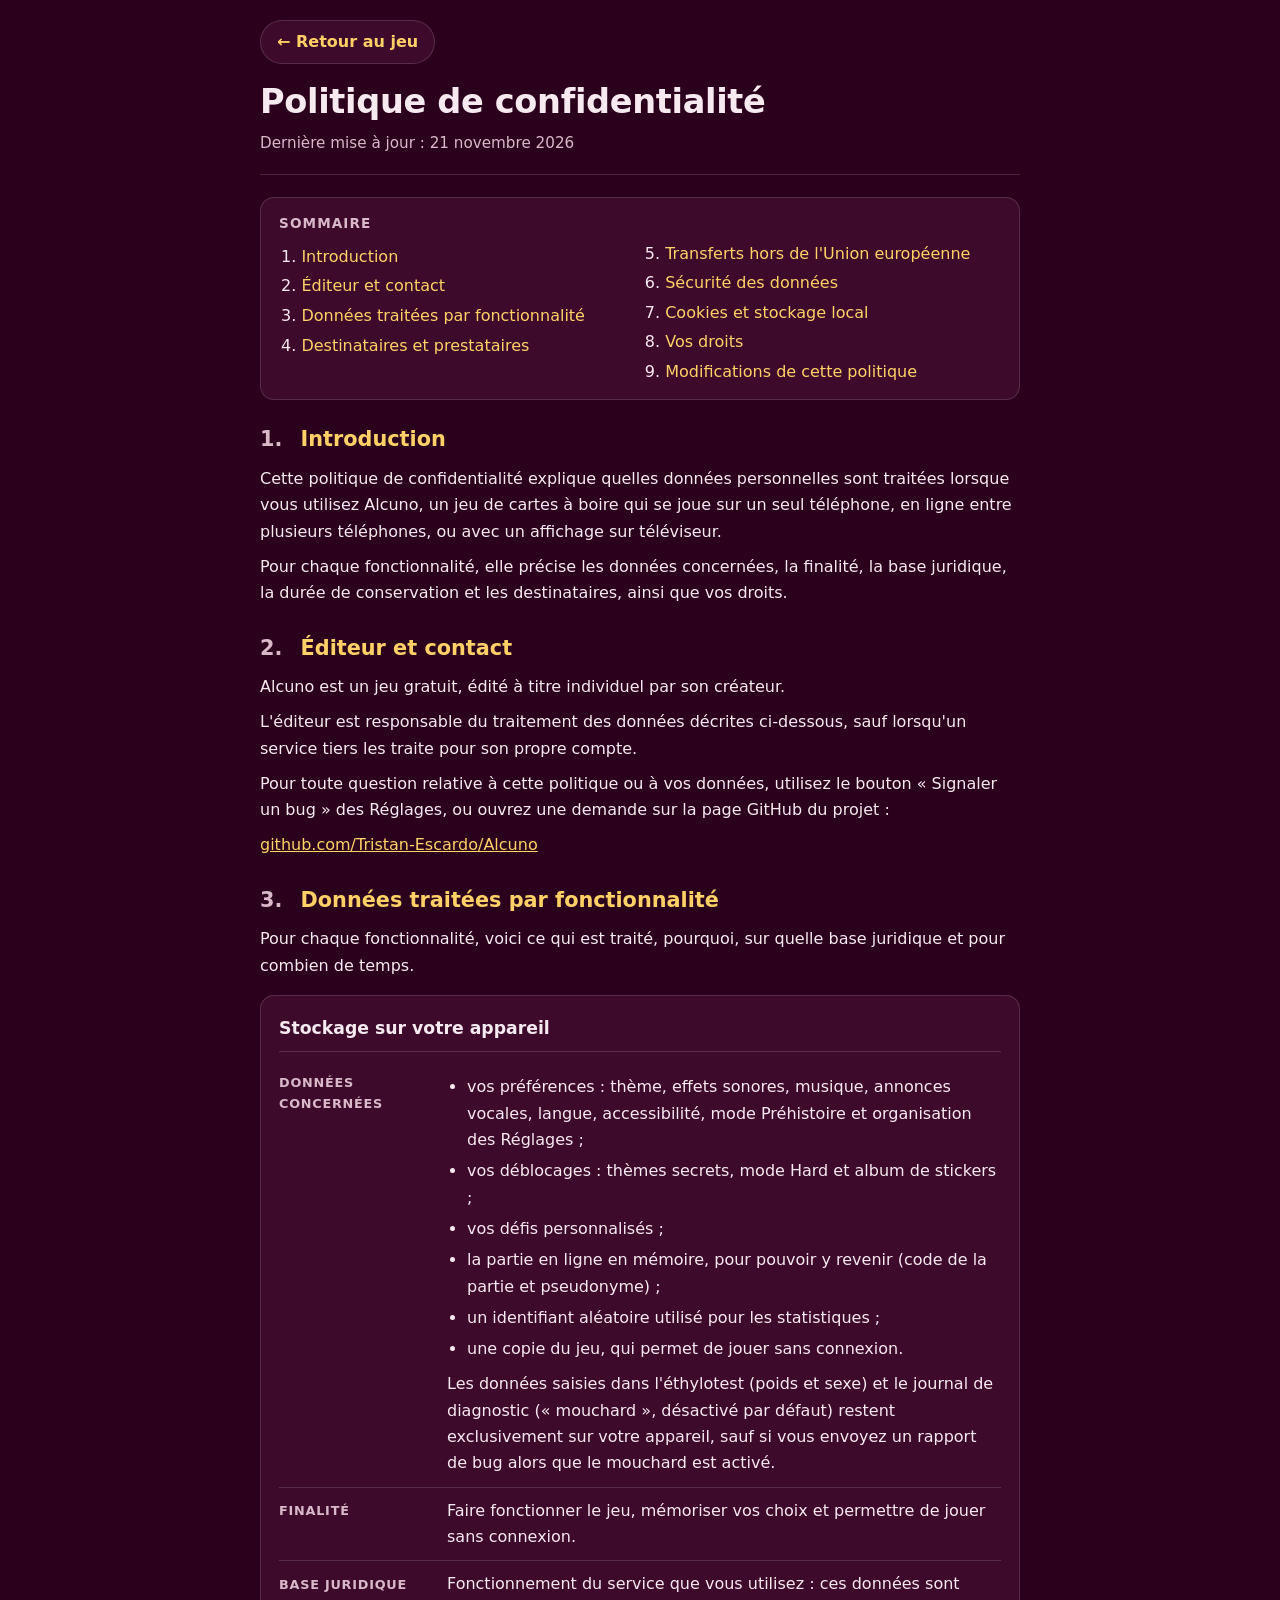
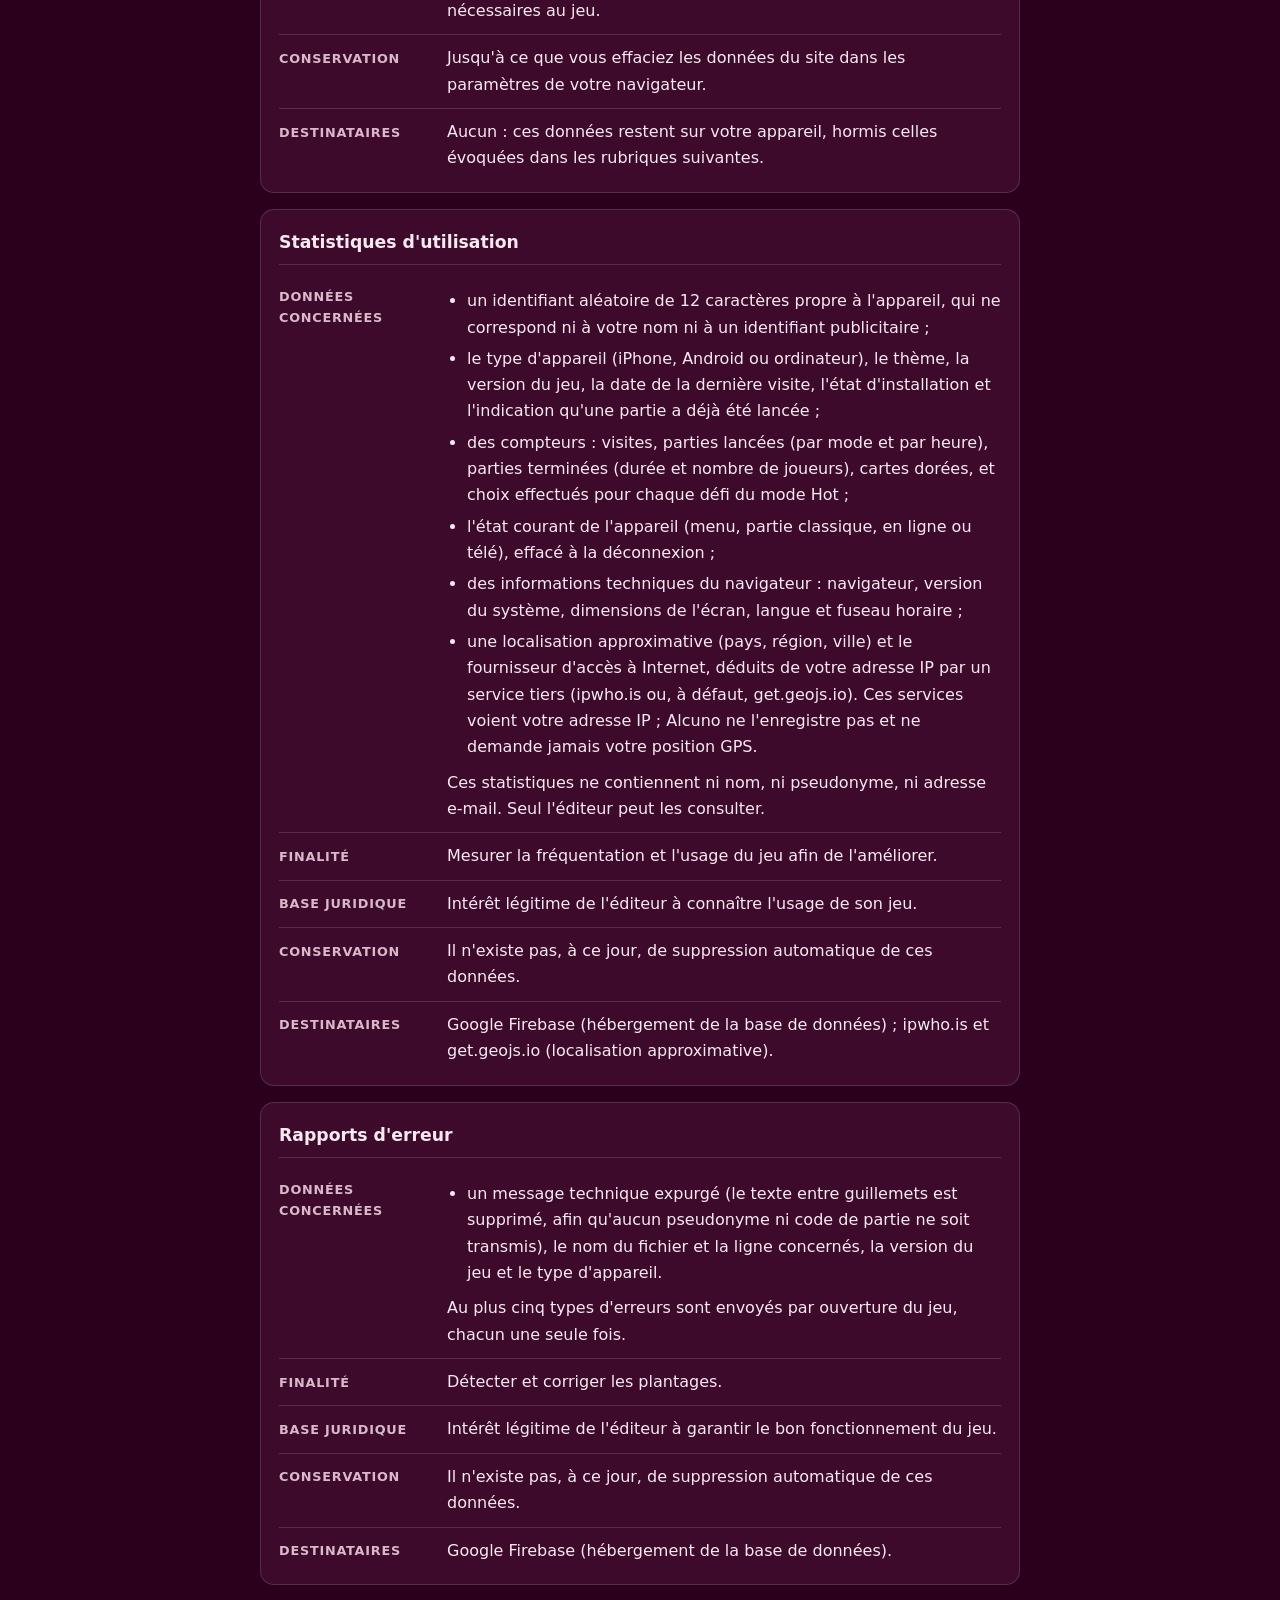
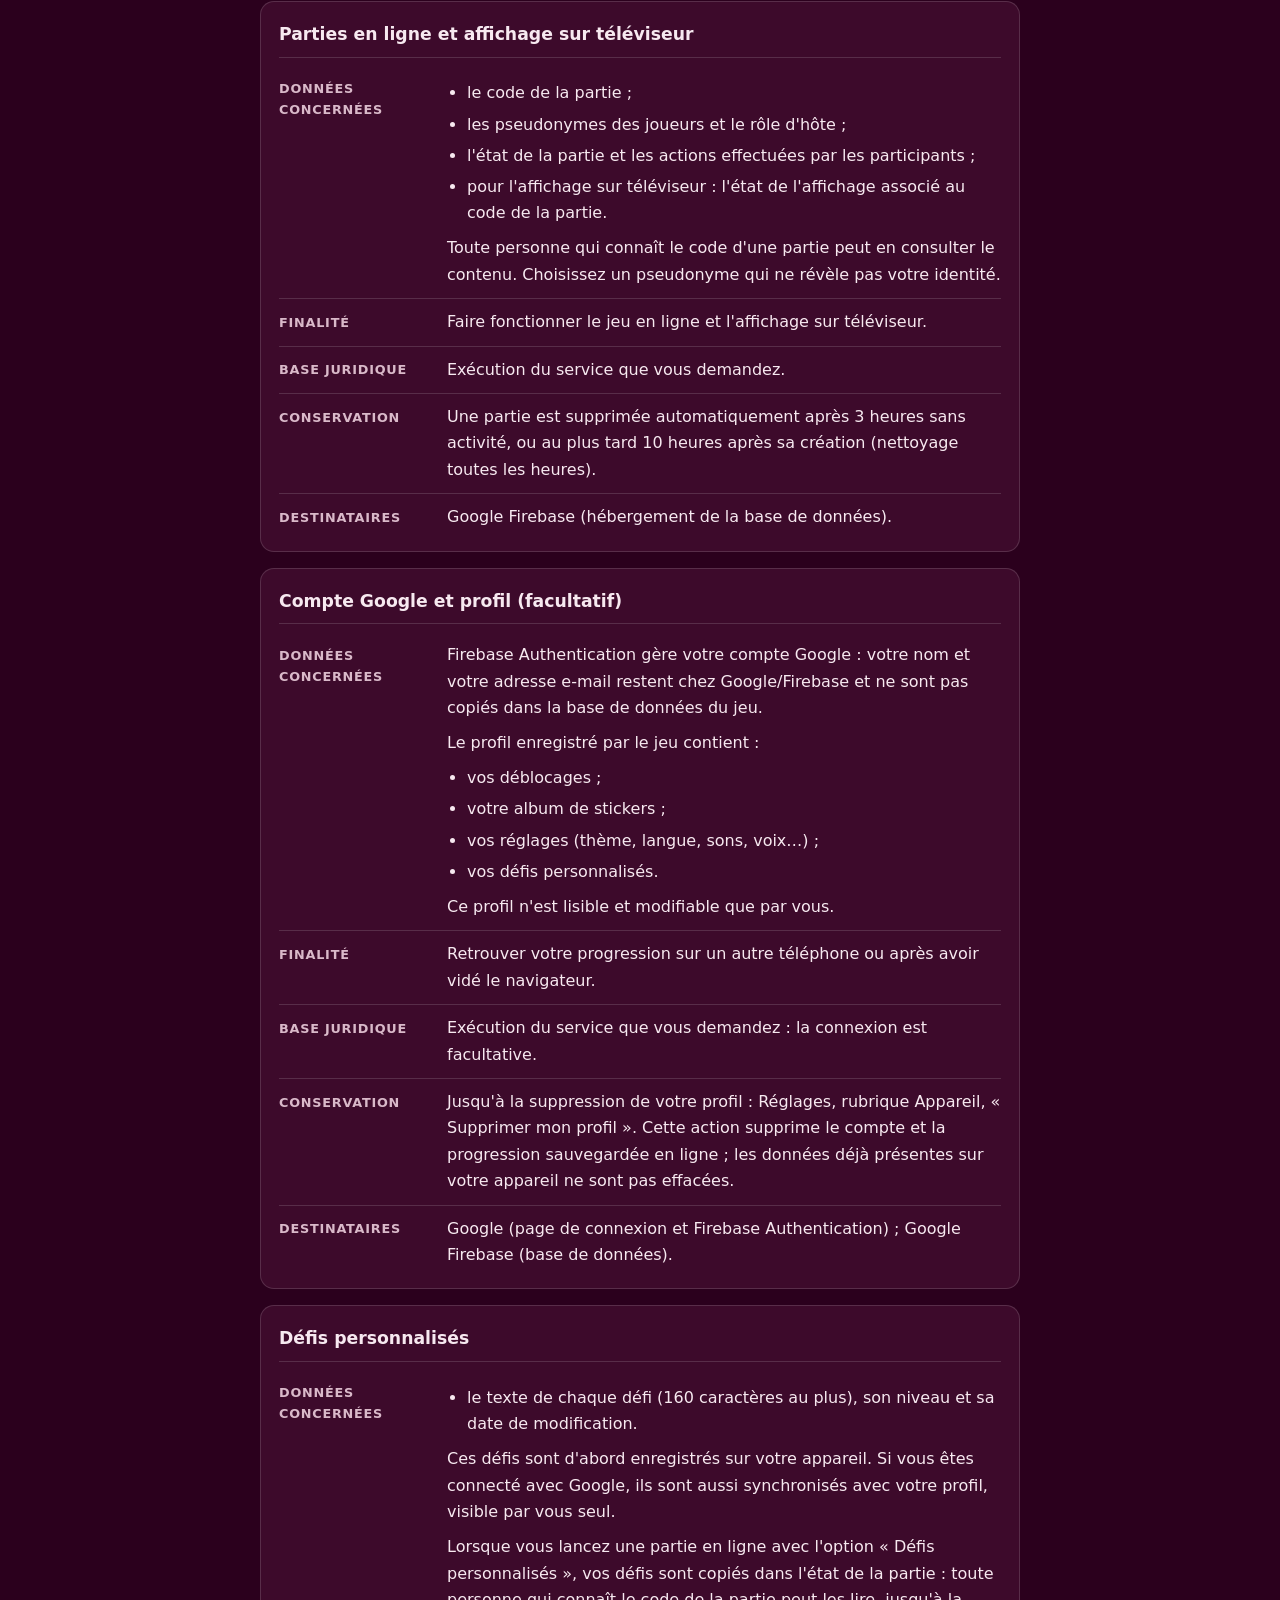
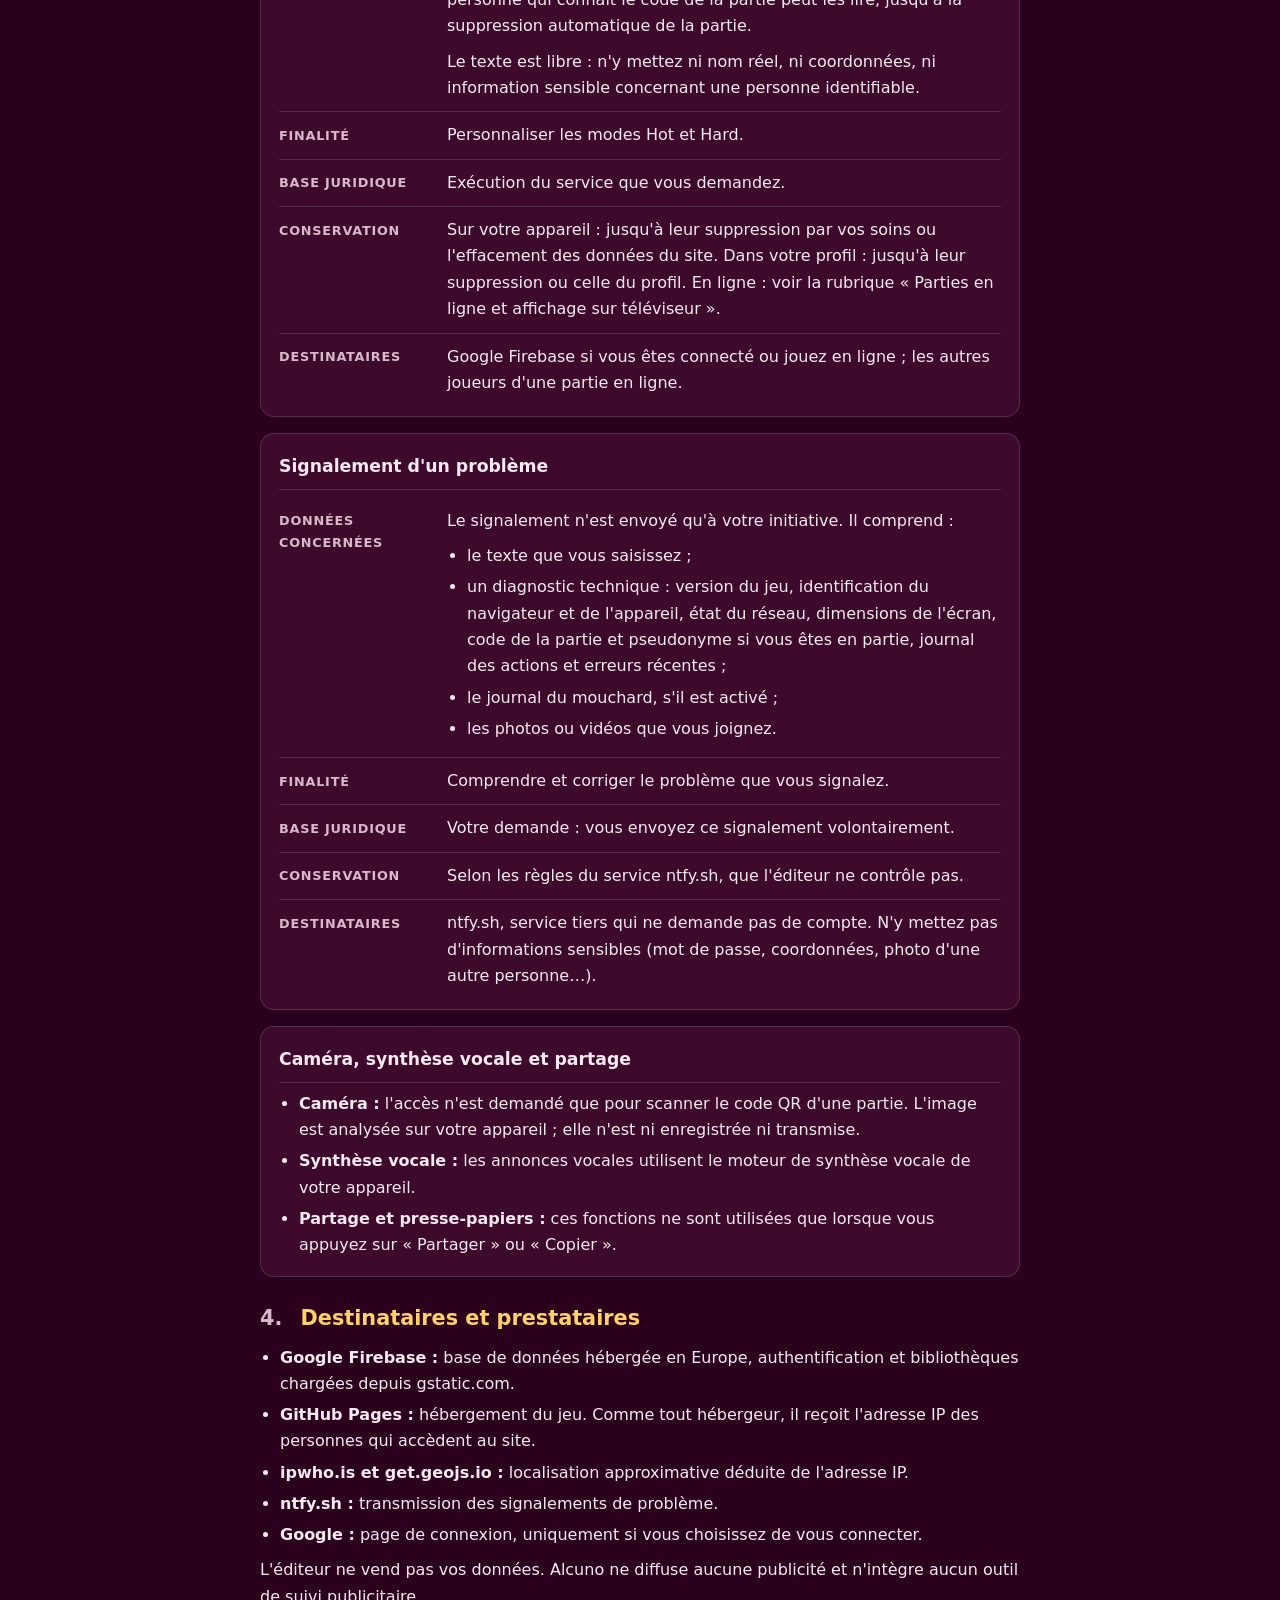
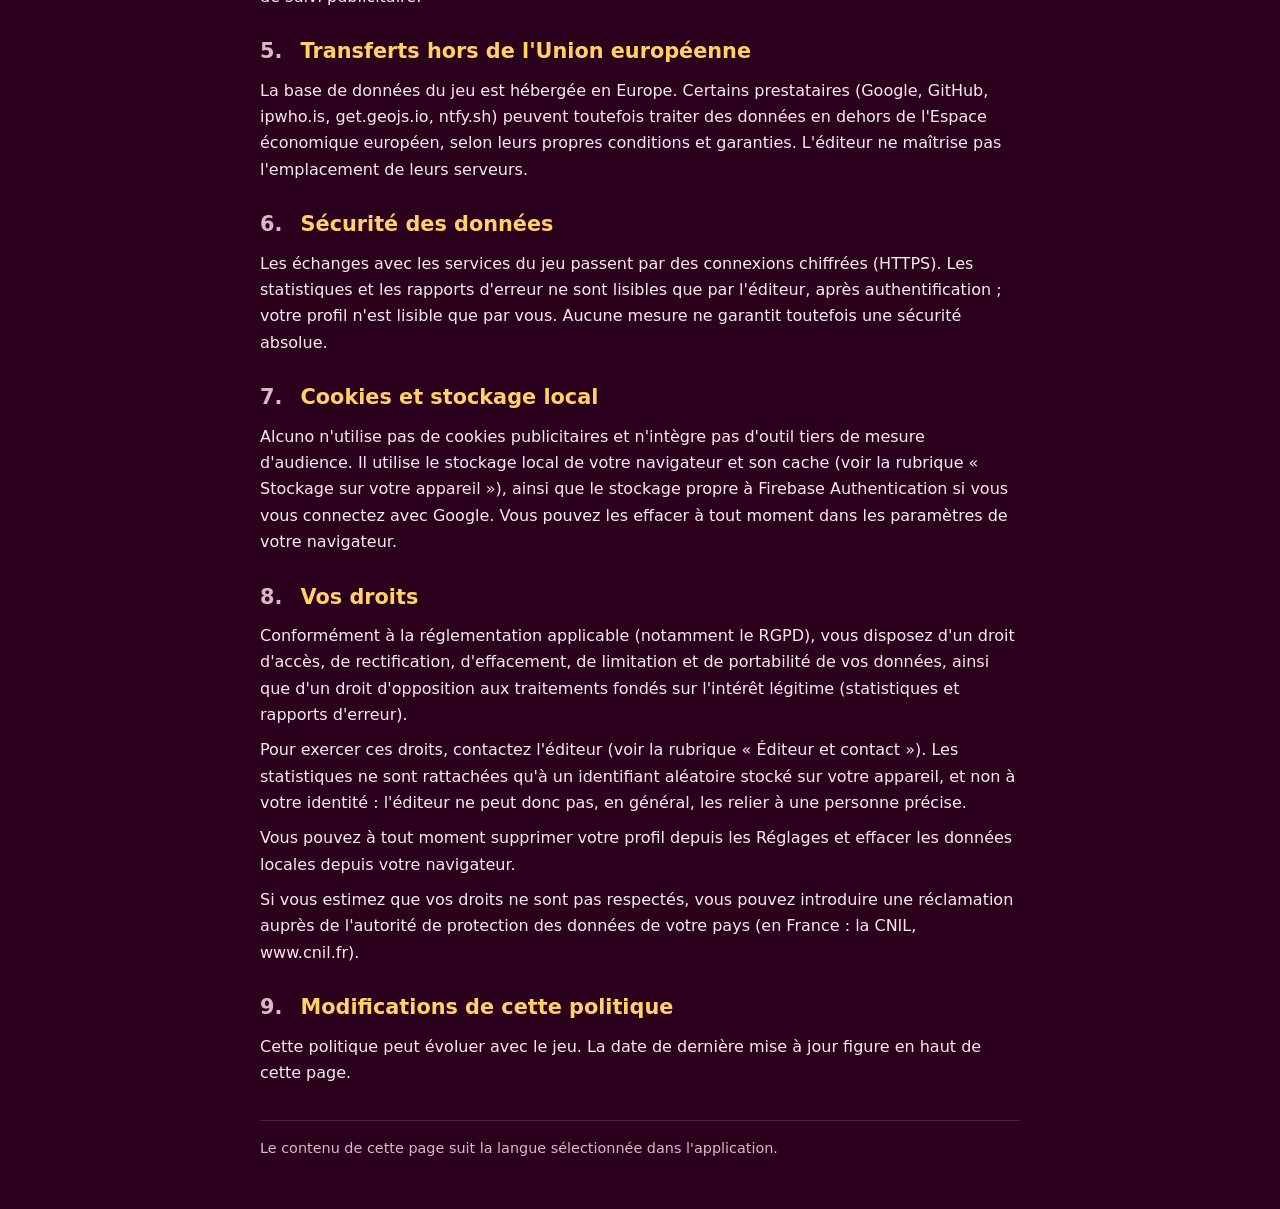
<file: confidentialite.html>
<!DOCTYPE html>
<html lang="fr">
<head>
<meta charset="utf-8">
<meta name="viewport" content="width=device-width, initial-scale=1, viewport-fit=cover">
<meta name="theme-color" content="#2b001d">
<meta name="color-scheme" content="dark">
<title>Alcuno – Politique de confidentialité</title>
<style>
  :root{ --fond:#2b001d; --carte:#3d0a2b; --carte2:#4a1034; --texte:#f7e9f0; --discret:#d9b9c9; --accent:#ffd166; --trait:rgba(255,255,255,.14); }
  *{ box-sizing:border-box; }
  html{ background:var(--fond); scroll-behavior:smooth; scroll-padding-top:16px; -webkit-text-size-adjust:100%; }
  body{ margin:0; background:var(--fond); color:var(--texte); font:16px/1.65 system-ui,-apple-system,"Segoe UI",Roboto,sans-serif;
        padding:max(16px,env(safe-area-inset-top)) max(16px,env(safe-area-inset-right)) max(40px,env(safe-area-inset-bottom)) max(16px,env(safe-area-inset-left)); }
  main{ max-width:760px; margin:0 auto; }
  a{ color:var(--accent); overflow-wrap:anywhere; }
  .retour{ display:inline-block; margin:4px 0 8px; padding:8px 16px; border:1px solid var(--trait); border-radius:999px; text-decoration:none; background:var(--carte); font-weight:600; }
  header.entete{ margin:8px 0 22px; padding-bottom:18px; border-bottom:1px solid var(--trait); }
  h1{ font-size:clamp(1.6rem,6vw,2.1rem); line-height:1.2; margin:.3em 0 .25em; letter-spacing:-.01em; }
  .maj{ color:var(--discret); margin:0; font-size:.95rem; }
  nav.sommaire{ background:var(--carte); border:1px solid var(--trait); border-radius:14px; padding:14px 18px; margin:0 0 26px; }
  nav.sommaire h2{ font-size:.85rem; text-transform:uppercase; letter-spacing:.08em; color:var(--discret); margin:0 0 6px; }
  nav.sommaire ol{ margin:0; padding-left:1.4em; columns:2 240px; column-gap:28px; }
  nav.sommaire li{ margin:.2em 0; break-inside:avoid; }
  nav.sommaire a{ text-decoration:none; }
  nav.sommaire a:hover, nav.sommaire a:focus{ text-decoration:underline; }
  main{ counter-reset:rubrique; }
  section.rubrique{ margin:0 0 28px; }
  section.rubrique > h2{ counter-increment:rubrique; font-size:1.3rem; line-height:1.3; margin:0 0 .6em; color:var(--accent); display:flex; gap:.55em; align-items:baseline; }
  section.rubrique > h2::before{ content:counter(rubrique) "."; min-width:1.4em; color:var(--discret); font-weight:600; }
  p{ margin:.55em 0; }
  ul{ margin:.45em 0; padding-left:1.25em; }
  li{ margin:.3em 0; }
  .fiche{ background:var(--carte); border:1px solid var(--trait); border-radius:14px; padding:6px 18px 10px; margin:16px 0; }
  .fiche h3{ font-size:1.08rem; margin:12px 0 8px; padding-bottom:8px; border-bottom:1px solid var(--trait); }
  .ligne{ display:grid; grid-template-columns:150px 1fr; gap:4px 18px; padding:10px 0; border-top:1px solid var(--trait); }
  .fiche h3 + .ligne{ border-top:0; }
  .etiquette{ font-size:.8rem; text-transform:uppercase; letter-spacing:.06em; color:var(--discret); font-weight:700; padding-top:.2em; }
  .valeur > :first-child{ margin-top:0; }
  .valeur > :last-child{ margin-bottom:0; }
  .fiche > p:first-of-type, .fiche > ul:first-of-type{ margin-top:.2em; }
  p.note{ color:var(--discret); font-size:.9rem; border-top:1px solid var(--trait); padding-top:16px; margin-top:34px; }
  @media (max-width:560px){ .ligne{ grid-template-columns:1fr; } .etiquette{ padding-top:0; } }
  @media print{ html,body{ background:#fff; color:#000; } a{ color:#000; } .retour{ display:none; } .fiche,nav.sommaire{ background:#fff; border-color:#999; } section.rubrique > h2, .etiquette, .maj{ color:#000; } }
</style>
</head>
<body>
<main>
  <a class="retour" href="./">← Retour au jeu</a>
  <header class="entete">
    <h1>Politique de confidentialité</h1>
    <p class="maj">Dernière mise à jour : 21 novembre 2026</p>
  </header>
  <nav class="sommaire" aria-label="Sommaire">
    <h2>Sommaire</h2>
    <ol>
      <li><a href="#introduction">Introduction</a></li>
      <li><a href="#editeur">Éditeur et contact</a></li>
      <li><a href="#donnees">Données traitées par fonctionnalité</a></li>
      <li><a href="#destinataires">Destinataires et prestataires</a></li>
      <li><a href="#transferts">Transferts hors de l'Union européenne</a></li>
      <li><a href="#securite">Sécurité des données</a></li>
      <li><a href="#cookies">Cookies et stockage local</a></li>
      <li><a href="#droits">Vos droits</a></li>
      <li><a href="#modifications">Modifications de cette politique</a></li>
    </ol>
  </nav>

  <section class="rubrique" id="introduction">
    <h2>Introduction</h2>
    <p>Cette politique de confidentialité explique quelles données personnelles sont traitées lorsque vous utilisez Alcuno, un jeu de cartes à boire qui se joue sur un seul téléphone, en ligne entre plusieurs téléphones, ou avec un affichage sur téléviseur.</p>
    <p>Pour chaque fonctionnalité, elle précise les données concernées, la finalité, la base juridique, la durée de conservation et les destinataires, ainsi que vos droits.</p>
  </section>

  <section class="rubrique" id="editeur">
    <h2>Éditeur et contact</h2>
    <p>Alcuno est un jeu gratuit, édité à titre individuel par son créateur.</p>
    <p>L'éditeur est responsable du traitement des données décrites ci-dessous, sauf lorsqu'un service tiers les traite pour son propre compte.</p>
    <p>Pour toute question relative à cette politique ou à vos données, utilisez le bouton « Signaler un bug » des Réglages, ou ouvrez une demande sur la page GitHub du projet :</p>
    <p><a href="https://github.com/Tristan-Escardo/Alcuno" rel="noopener">github.com/Tristan-Escardo/Alcuno</a></p>
  </section>

  <section class="rubrique" id="donnees">
    <h2>Données traitées par fonctionnalité</h2>
    <p>Pour chaque fonctionnalité, voici ce qui est traité, pourquoi, sur quelle base juridique et pour combien de temps.</p>
    <article class="fiche" id="local">
      <h3>Stockage sur votre appareil</h3>
      <div class="ligne">
        <div class="etiquette">Données concernées</div>
        <div class="valeur">
          <ul>
            <li>vos préférences : thème, effets sonores, musique, annonces vocales, langue, accessibilité, mode Préhistoire et organisation des Réglages ;</li>
            <li>vos déblocages : thèmes secrets, mode Hard et album de stickers ;</li>
            <li>vos défis personnalisés ;</li>
            <li>la partie en ligne en mémoire, pour pouvoir y revenir (code de la partie et pseudonyme) ;</li>
            <li>un identifiant aléatoire utilisé pour les statistiques ;</li>
            <li>une copie du jeu, qui permet de jouer sans connexion.</li>
          </ul>
          <p>Les données saisies dans l'éthylotest (poids et sexe) et le journal de diagnostic (« mouchard », désactivé par défaut) restent exclusivement sur votre appareil, sauf si vous envoyez un rapport de bug alors que le mouchard est activé.</p>
        </div>
      </div>
      <div class="ligne">
        <div class="etiquette">Finalité</div>
        <div class="valeur">
          <p>Faire fonctionner le jeu, mémoriser vos choix et permettre de jouer sans connexion.</p>
        </div>
      </div>
      <div class="ligne">
        <div class="etiquette">Base juridique</div>
        <div class="valeur">
          <p>Fonctionnement du service que vous utilisez : ces données sont nécessaires au jeu.</p>
        </div>
      </div>
      <div class="ligne">
        <div class="etiquette">Conservation</div>
        <div class="valeur">
          <p>Jusqu'à ce que vous effaciez les données du site dans les paramètres de votre navigateur.</p>
        </div>
      </div>
      <div class="ligne">
        <div class="etiquette">Destinataires</div>
        <div class="valeur">
          <p>Aucun : ces données restent sur votre appareil, hormis celles évoquées dans les rubriques suivantes.</p>
        </div>
      </div>
    </article>
    <article class="fiche" id="stats">
      <h3>Statistiques d'utilisation</h3>
      <div class="ligne">
        <div class="etiquette">Données concernées</div>
        <div class="valeur">
          <ul>
            <li>un identifiant aléatoire de 12 caractères propre à l'appareil, qui ne correspond ni à votre nom ni à un identifiant publicitaire ;</li>
            <li>le type d'appareil (iPhone, Android ou ordinateur), le thème, la version du jeu, la date de la dernière visite, l'état d'installation et l'indication qu'une partie a déjà été lancée ;</li>
            <li>des compteurs : visites, parties lancées (par mode et par heure), parties terminées (durée et nombre de joueurs), cartes dorées, et choix effectués pour chaque défi du mode Hot ;</li>
            <li>l'état courant de l'appareil (menu, partie classique, en ligne ou télé), effacé à la déconnexion ;</li>
            <li>des informations techniques du navigateur : navigateur, version du système, dimensions de l'écran, langue et fuseau horaire ;</li>
            <li>une localisation approximative (pays, région, ville) et le fournisseur d'accès à Internet, déduits de votre adresse IP par un service tiers (ipwho.is ou, à défaut, get.geojs.io). Ces services voient votre adresse IP ; Alcuno ne l'enregistre pas et ne demande jamais votre position GPS.</li>
          </ul>
          <p>Ces statistiques ne contiennent ni nom, ni pseudonyme, ni adresse e-mail. Seul l'éditeur peut les consulter.</p>
        </div>
      </div>
      <div class="ligne">
        <div class="etiquette">Finalité</div>
        <div class="valeur">
          <p>Mesurer la fréquentation et l'usage du jeu afin de l'améliorer.</p>
        </div>
      </div>
      <div class="ligne">
        <div class="etiquette">Base juridique</div>
        <div class="valeur">
          <p>Intérêt légitime de l'éditeur à connaître l'usage de son jeu.</p>
        </div>
      </div>
      <div class="ligne">
        <div class="etiquette">Conservation</div>
        <div class="valeur">
          <p>Il n'existe pas, à ce jour, de suppression automatique de ces données.</p>
        </div>
      </div>
      <div class="ligne">
        <div class="etiquette">Destinataires</div>
        <div class="valeur">
          <p>Google Firebase (hébergement de la base de données) ; ipwho.is et get.geojs.io (localisation approximative).</p>
        </div>
      </div>
    </article>
    <article class="fiche" id="erreurs">
      <h3>Rapports d'erreur</h3>
      <div class="ligne">
        <div class="etiquette">Données concernées</div>
        <div class="valeur">
          <ul>
            <li>un message technique expurgé (le texte entre guillemets est supprimé, afin qu'aucun pseudonyme ni code de partie ne soit transmis), le nom du fichier et la ligne concernés, la version du jeu et le type d'appareil.</li>
          </ul>
          <p>Au plus cinq types d'erreurs sont envoyés par ouverture du jeu, chacun une seule fois.</p>
        </div>
      </div>
      <div class="ligne">
        <div class="etiquette">Finalité</div>
        <div class="valeur">
          <p>Détecter et corriger les plantages.</p>
        </div>
      </div>
      <div class="ligne">
        <div class="etiquette">Base juridique</div>
        <div class="valeur">
          <p>Intérêt légitime de l'éditeur à garantir le bon fonctionnement du jeu.</p>
        </div>
      </div>
      <div class="ligne">
        <div class="etiquette">Conservation</div>
        <div class="valeur">
          <p>Il n'existe pas, à ce jour, de suppression automatique de ces données.</p>
        </div>
      </div>
      <div class="ligne">
        <div class="etiquette">Destinataires</div>
        <div class="valeur">
          <p>Google Firebase (hébergement de la base de données).</p>
        </div>
      </div>
    </article>
    <article class="fiche" id="enligne">
      <h3>Parties en ligne et affichage sur téléviseur</h3>
      <div class="ligne">
        <div class="etiquette">Données concernées</div>
        <div class="valeur">
          <ul>
            <li>le code de la partie ;</li>
            <li>les pseudonymes des joueurs et le rôle d'hôte ;</li>
            <li>l'état de la partie et les actions effectuées par les participants ;</li>
            <li>pour l'affichage sur téléviseur : l'état de l'affichage associé au code de la partie.</li>
          </ul>
          <p>Toute personne qui connaît le code d'une partie peut en consulter le contenu. Choisissez un pseudonyme qui ne révèle pas votre identité.</p>
        </div>
      </div>
      <div class="ligne">
        <div class="etiquette">Finalité</div>
        <div class="valeur">
          <p>Faire fonctionner le jeu en ligne et l'affichage sur téléviseur.</p>
        </div>
      </div>
      <div class="ligne">
        <div class="etiquette">Base juridique</div>
        <div class="valeur">
          <p>Exécution du service que vous demandez.</p>
        </div>
      </div>
      <div class="ligne">
        <div class="etiquette">Conservation</div>
        <div class="valeur">
          <p>Une partie est supprimée automatiquement après 3 heures sans activité, ou au plus tard 10 heures après sa création (nettoyage toutes les heures).</p>
        </div>
      </div>
      <div class="ligne">
        <div class="etiquette">Destinataires</div>
        <div class="valeur">
          <p>Google Firebase (hébergement de la base de données).</p>
        </div>
      </div>
    </article>
    <article class="fiche" id="google">
      <h3>Compte Google et profil (facultatif)</h3>
      <div class="ligne">
        <div class="etiquette">Données concernées</div>
        <div class="valeur">
          <p>Firebase Authentication gère votre compte Google : votre nom et votre adresse e-mail restent chez Google/Firebase et ne sont pas copiés dans la base de données du jeu.</p>
          <p>Le profil enregistré par le jeu contient :</p>
          <ul>
            <li>vos déblocages ;</li>
            <li>votre album de stickers ;</li>
            <li>vos réglages (thème, langue, sons, voix…) ;</li>
            <li>vos défis personnalisés.</li>
          </ul>
          <p>Ce profil n'est lisible et modifiable que par vous.</p>
        </div>
      </div>
      <div class="ligne">
        <div class="etiquette">Finalité</div>
        <div class="valeur">
          <p>Retrouver votre progression sur un autre téléphone ou après avoir vidé le navigateur.</p>
        </div>
      </div>
      <div class="ligne">
        <div class="etiquette">Base juridique</div>
        <div class="valeur">
          <p>Exécution du service que vous demandez : la connexion est facultative.</p>
        </div>
      </div>
      <div class="ligne">
        <div class="etiquette">Conservation</div>
        <div class="valeur">
          <p>Jusqu'à la suppression de votre profil : Réglages, rubrique Appareil, « Supprimer mon profil ». Cette action supprime le compte et la progression sauvegardée en ligne ; les données déjà présentes sur votre appareil ne sont pas effacées.</p>
        </div>
      </div>
      <div class="ligne">
        <div class="etiquette">Destinataires</div>
        <div class="valeur">
          <p>Google (page de connexion et Firebase Authentication) ; Google Firebase (base de données).</p>
        </div>
      </div>
    </article>
    <article class="fiche" id="defis">
      <h3>Défis personnalisés</h3>
      <div class="ligne">
        <div class="etiquette">Données concernées</div>
        <div class="valeur">
          <ul>
            <li>le texte de chaque défi (160 caractères au plus), son niveau et sa date de modification.</li>
          </ul>
          <p>Ces défis sont d'abord enregistrés sur votre appareil. Si vous êtes connecté avec Google, ils sont aussi synchronisés avec votre profil, visible par vous seul.</p>
          <p>Lorsque vous lancez une partie en ligne avec l'option « Défis personnalisés », vos défis sont copiés dans l'état de la partie : toute personne qui connaît le code de la partie peut les lire, jusqu'à la suppression automatique de la partie.</p>
          <p>Le texte est libre : n'y mettez ni nom réel, ni coordonnées, ni information sensible concernant une personne identifiable.</p>
        </div>
      </div>
      <div class="ligne">
        <div class="etiquette">Finalité</div>
        <div class="valeur">
          <p>Personnaliser les modes Hot et Hard.</p>
        </div>
      </div>
      <div class="ligne">
        <div class="etiquette">Base juridique</div>
        <div class="valeur">
          <p>Exécution du service que vous demandez.</p>
        </div>
      </div>
      <div class="ligne">
        <div class="etiquette">Conservation</div>
        <div class="valeur">
          <p>Sur votre appareil : jusqu'à leur suppression par vos soins ou l'effacement des données du site. Dans votre profil : jusqu'à leur suppression ou celle du profil. En ligne : voir la rubrique « Parties en ligne et affichage sur téléviseur ».</p>
        </div>
      </div>
      <div class="ligne">
        <div class="etiquette">Destinataires</div>
        <div class="valeur">
          <p>Google Firebase si vous êtes connecté ou jouez en ligne ; les autres joueurs d'une partie en ligne.</p>
        </div>
      </div>
    </article>
    <article class="fiche" id="bug">
      <h3>Signalement d'un problème</h3>
      <div class="ligne">
        <div class="etiquette">Données concernées</div>
        <div class="valeur">
          <p>Le signalement n'est envoyé qu'à votre initiative. Il comprend :</p>
          <ul>
            <li>le texte que vous saisissez ;</li>
            <li>un diagnostic technique : version du jeu, identification du navigateur et de l'appareil, état du réseau, dimensions de l'écran, code de la partie et pseudonyme si vous êtes en partie, journal des actions et erreurs récentes ;</li>
            <li>le journal du mouchard, s'il est activé ;</li>
            <li>les photos ou vidéos que vous joignez.</li>
          </ul>
        </div>
      </div>
      <div class="ligne">
        <div class="etiquette">Finalité</div>
        <div class="valeur">
          <p>Comprendre et corriger le problème que vous signalez.</p>
        </div>
      </div>
      <div class="ligne">
        <div class="etiquette">Base juridique</div>
        <div class="valeur">
          <p>Votre demande : vous envoyez ce signalement volontairement.</p>
        </div>
      </div>
      <div class="ligne">
        <div class="etiquette">Conservation</div>
        <div class="valeur">
          <p>Selon les règles du service ntfy.sh, que l'éditeur ne contrôle pas.</p>
        </div>
      </div>
      <div class="ligne">
        <div class="etiquette">Destinataires</div>
        <div class="valeur">
          <p>ntfy.sh, service tiers qui ne demande pas de compte. N'y mettez pas d'informations sensibles (mot de passe, coordonnées, photo d'une autre personne…).</p>
        </div>
      </div>
    </article>
    <article class="fiche" id="autres">
      <h3>Caméra, synthèse vocale et partage</h3>
      <ul>
        <li><strong>Caméra :</strong> l'accès n'est demandé que pour scanner le code QR d'une partie. L'image est analysée sur votre appareil ; elle n'est ni enregistrée ni transmise.</li>
        <li><strong>Synthèse vocale :</strong> les annonces vocales utilisent le moteur de synthèse vocale de votre appareil.</li>
        <li><strong>Partage et presse-papiers :</strong> ces fonctions ne sont utilisées que lorsque vous appuyez sur « Partager » ou « Copier ».</li>
      </ul>
    </article>
  </section>

  <section class="rubrique" id="destinataires">
    <h2>Destinataires et prestataires</h2>
    <ul>
      <li><strong>Google Firebase :</strong> base de données hébergée en Europe, authentification et bibliothèques chargées depuis gstatic.com.</li>
      <li><strong>GitHub Pages :</strong> hébergement du jeu. Comme tout hébergeur, il reçoit l'adresse IP des personnes qui accèdent au site.</li>
      <li><strong>ipwho.is et get.geojs.io :</strong> localisation approximative déduite de l'adresse IP.</li>
      <li><strong>ntfy.sh :</strong> transmission des signalements de problème.</li>
      <li><strong>Google :</strong> page de connexion, uniquement si vous choisissez de vous connecter.</li>
    </ul>
    <p>L'éditeur ne vend pas vos données. Alcuno ne diffuse aucune publicité et n'intègre aucun outil de suivi publicitaire.</p>
  </section>

  <section class="rubrique" id="transferts">
    <h2>Transferts hors de l'Union européenne</h2>
    <p>La base de données du jeu est hébergée en Europe. Certains prestataires (Google, GitHub, ipwho.is, get.geojs.io, ntfy.sh) peuvent toutefois traiter des données en dehors de l'Espace économique européen, selon leurs propres conditions et garanties. L'éditeur ne maîtrise pas l'emplacement de leurs serveurs.</p>
  </section>

  <section class="rubrique" id="securite">
    <h2>Sécurité des données</h2>
    <p>Les échanges avec les services du jeu passent par des connexions chiffrées (HTTPS). Les statistiques et les rapports d'erreur ne sont lisibles que par l'éditeur, après authentification ; votre profil n'est lisible que par vous. Aucune mesure ne garantit toutefois une sécurité absolue.</p>
  </section>

  <section class="rubrique" id="cookies">
    <h2>Cookies et stockage local</h2>
    <p>Alcuno n'utilise pas de cookies publicitaires et n'intègre pas d'outil tiers de mesure d'audience. Il utilise le stockage local de votre navigateur et son cache (voir la rubrique « Stockage sur votre appareil »), ainsi que le stockage propre à Firebase Authentication si vous vous connectez avec Google. Vous pouvez les effacer à tout moment dans les paramètres de votre navigateur.</p>
  </section>

  <section class="rubrique" id="droits">
    <h2>Vos droits</h2>
    <p>Conformément à la réglementation applicable (notamment le RGPD), vous disposez d'un droit d'accès, de rectification, d'effacement, de limitation et de portabilité de vos données, ainsi que d'un droit d'opposition aux traitements fondés sur l'intérêt légitime (statistiques et rapports d'erreur).</p>
    <p>Pour exercer ces droits, contactez l'éditeur (voir la rubrique « Éditeur et contact »). Les statistiques ne sont rattachées qu'à un identifiant aléatoire stocké sur votre appareil, et non à votre identité : l'éditeur ne peut donc pas, en général, les relier à une personne précise.</p>
    <p>Vous pouvez à tout moment supprimer votre profil depuis les Réglages et effacer les données locales depuis votre navigateur.</p>
    <p>Si vous estimez que vos droits ne sont pas respectés, vous pouvez introduire une réclamation auprès de l'autorité de protection des données de votre pays (en France : la CNIL, www.cnil.fr).</p>
  </section>

  <section class="rubrique" id="modifications">
    <h2>Modifications de cette politique</h2>
    <p>Cette politique peut évoluer avec le jeu. La date de dernière mise à jour figure en haut de cette page.</p>
  </section>

  <p class="note">Le contenu de cette page suit la langue sélectionnée dans l'application.</p>
</main>
<script>
(function(){
  let langue;
  try { langue = localStorage.getItem("alcuno_langue"); } catch (e) { return; }
  if(langue !== "en" && langue !== "es" && langue !== "it") return;
  const charger = (fichier, termine) => {
    const script = document.createElement("script");
    script.src = "js/" + fichier + ".js";
    script.onload = termine;
    script.onerror = () => console.error("Impossible de charger le dictionnaire " + fichier);
    document.head.appendChild(script);
  };
  charger(langue, () => charger("langue", () => {
    document.title = "Alcuno – " + tr("Politique de confidentialité");
  }));
})();
</script>
</body>
</html>
</file>
